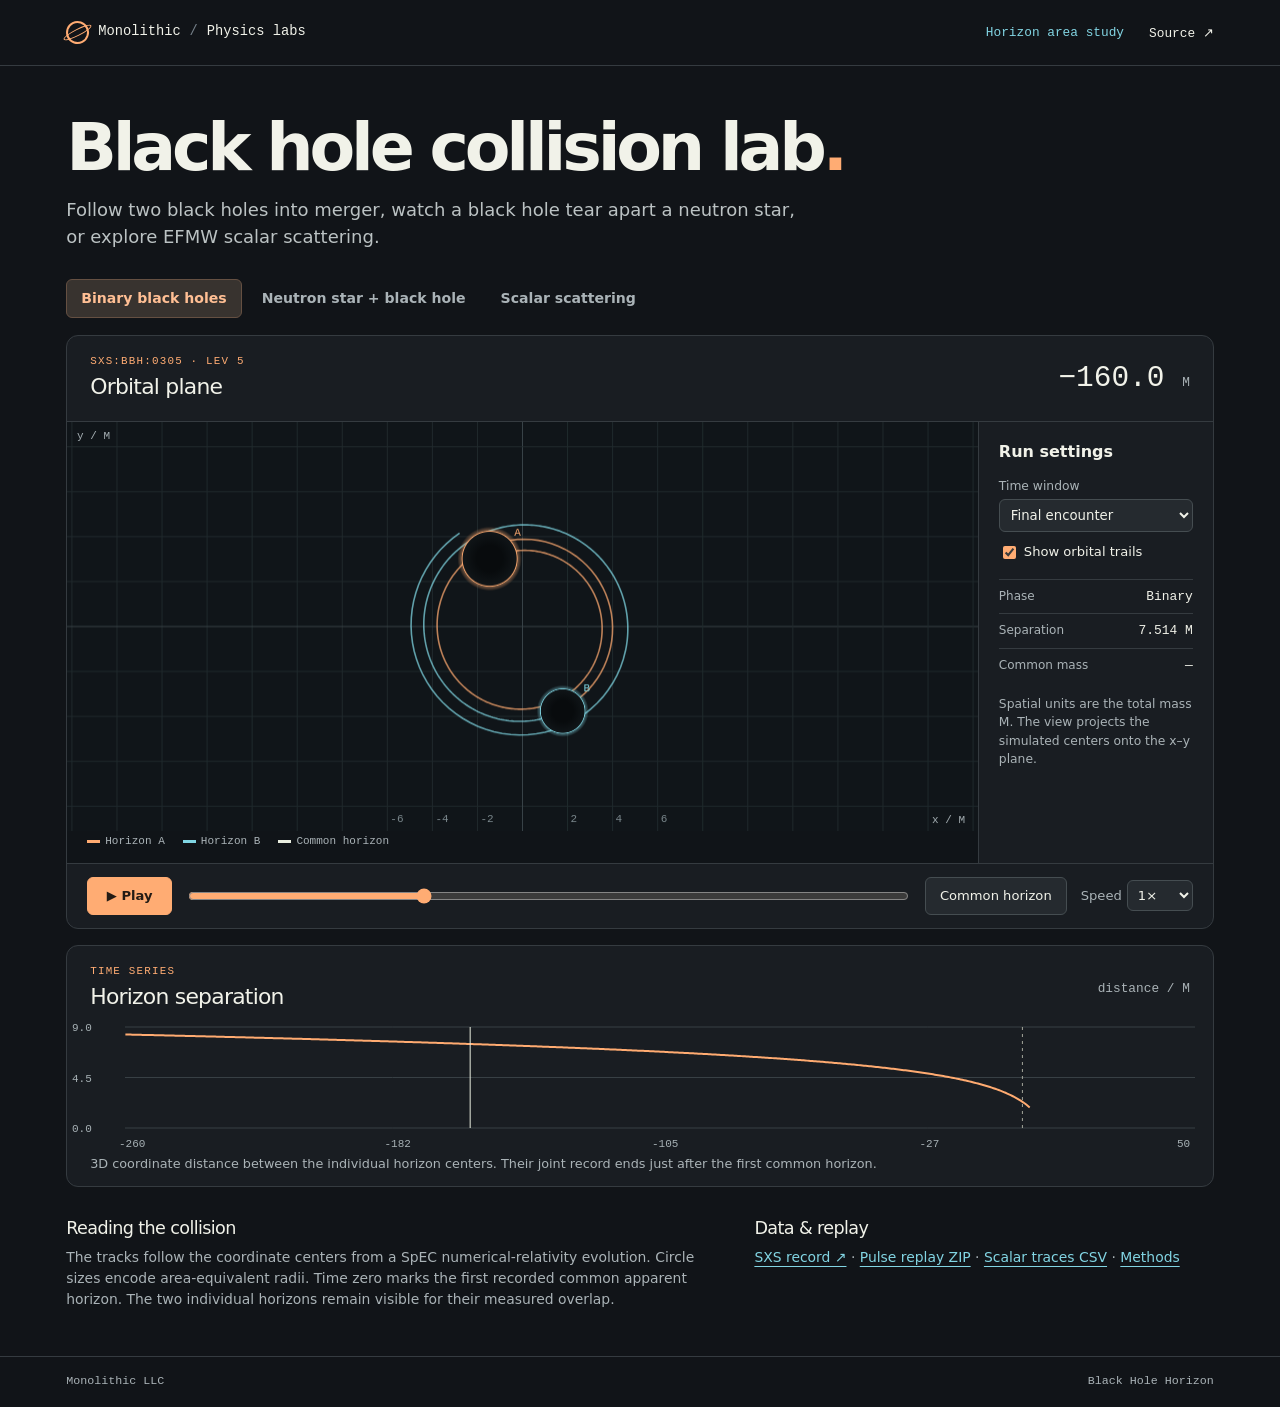
<file: collision/index.html>
<!doctype html>
<html lang="en"><head><meta charset="utf-8"><meta name="viewport" content="width=device-width, initial-scale=1">
<meta name="theme-color" content="#101318"><title>Black hole collision lab · Monolithic</title>
<link rel="stylesheet" href="lab.css"><script defer src="orbits.js"></script><script defer src="fields.js"></script><script defer src="bhns-data.js"></script><script defer src="bhns.js"></script><script defer src="lab.js"></script></head>
<body><header><div class="wrap mast"><a href="../index.html" class="brand"><span class="mark" aria-hidden="true"></span>Monolithic <span class="dim">/</span> Physics labs</a><nav aria-label="Other resources"><a href="../area.html">Horizon area study</a><a href="https://github.com/enuminous/Black-Hole-Horizon/tree/main/collision">Source ↗</a></nav></div></header>
<main class="wrap"><div class="intro"><h1>Black hole collision lab<span>.</span></h1><p>Follow two black holes into merger, watch a black hole tear apart a neutron star, or explore EFMW scalar scattering.</p></div>
<div class="switcher" role="group" aria-label="Simulation"><button id="orbTab" aria-pressed="true">Binary black holes</button><button id="nsTab" aria-pressed="false">Neutron star + black hole</button><button id="fieldTab" aria-pressed="false">Scalar scattering</button></div>
<section class="instrument" aria-labelledby="viewTitle"><div class="panehead"><div><p class="id" id="runid">SXS:BBH:0305 · LEV 5</p><h2 id="viewTitle">Orbital plane</h2></div><p class="clock"><span id="time">−160.0</span> <span id="timeUnit">M</span></p></div>
<div class="columns"><div class="viewport"><canvas id="scene" role="img" aria-label="Projected numerical horizon tracks"></canvas><div class="legend" id="legend"></div></div>
<aside><h3>Run settings</h3><div id="orbitControls"><label for="window">Time window</label><select id="window"><option value="end">Final encounter</option><option value="full">Full record</option></select><label class="check"><input type="checkbox" id="tails" checked>Show orbital trails</label></div>
<div id="nsControls" hidden><label for="nsScale">Field of view</label><select id="nsScale"><option value="60">120 km across</option><option value="35">70 km across</option></select><label class="check"><input type="checkbox" id="nsTrack" checked>Mark black hole position</label></div>
<div id="fieldControls" hidden><label for="arm">Initial field / source</label><select id="arm"><optgroup label="Magnetic source · scalar starts at zero"><option value="B1">Field +B</option><option value="Bminus">Field −B</option><option value="B2">Field 2B</option><option value="B0">Field off</option></optgroup><optgroup label="Initial scalar · magnetic source off"><option value="pulse1">Positive pulse</option><option value="pulseMinus">Negative pulse</option><option value="pulse0">Zero pulse</option></optgroup></select><label for="modeSel">Probe waveform</label><select id="modeSel"><option value="0">Monopole · ℓ = 0</option><option value="1">Quadrupole · ℓ = 2</option><option value="2">Hexadecapole · ℓ = 4</option></select></div>
<div class="readouts"><div><span id="keyA"></span><strong id="valueA"></strong></div><div><span id="keyB"></span><strong id="valueB"></strong></div><div><span id="keyC"></span><strong id="valueC"></strong></div></div><p id="context" class="context"></p></aside></div>
<div class="transport"><button id="play" class="primary" aria-label="Play simulation">▶ Play</button><input id="scrub" type="range" min="-260" max="50" step="0.1" value="-160" aria-label="Simulation time"><button id="jump">Common horizon</button><label class="speed">Speed <select id="speed" aria-label="Playback speed"><option value=".5">0.5×</option><option value="1" selected>1×</option><option value="2">2×</option><option value="4">4×</option></select></label></div>
</section><section class="signal"><div class="signal-head"><div><p class="id">TIME SERIES</p><h2 id="signalTitle">Horizon separation</h2></div><span id="signalUnit"></span></div><canvas id="chart" role="img" aria-label="Time series"></canvas><p id="caption"></p></section>
<section class="notes"><div><h2 id="noteTitle">Reading the collision</h2><p id="note"></p></div><div><h2>Data &amp; replay</h2><p><a id="method" href="https://doi.org/10.5281/zenodo.13182440">Simulation record ↗</a> · <a id="nsCSV" href="bhns-horizon-mass.csv" download hidden>Horizon mass CSV</a><span id="scalarFiles"><a href="BH-SCAT-001-Replay.zip" download>Pulse replay ZIP</a> · <a href="signals.csv" download>Scalar traces CSV</a></span> · <a href="https://github.com/enuminous/Black-Hole-Horizon/blob/main/collision/README.md">Methods</a></p></div></section>
<noscript><p>Enable JavaScript to use the simulator. The scalar traces and replay ZIP above can be downloaded directly.</p></noscript></main><footer><div class="wrap">Monolithic LLC <span>Black Hole Horizon</span></div></footer></body></html>
</file>
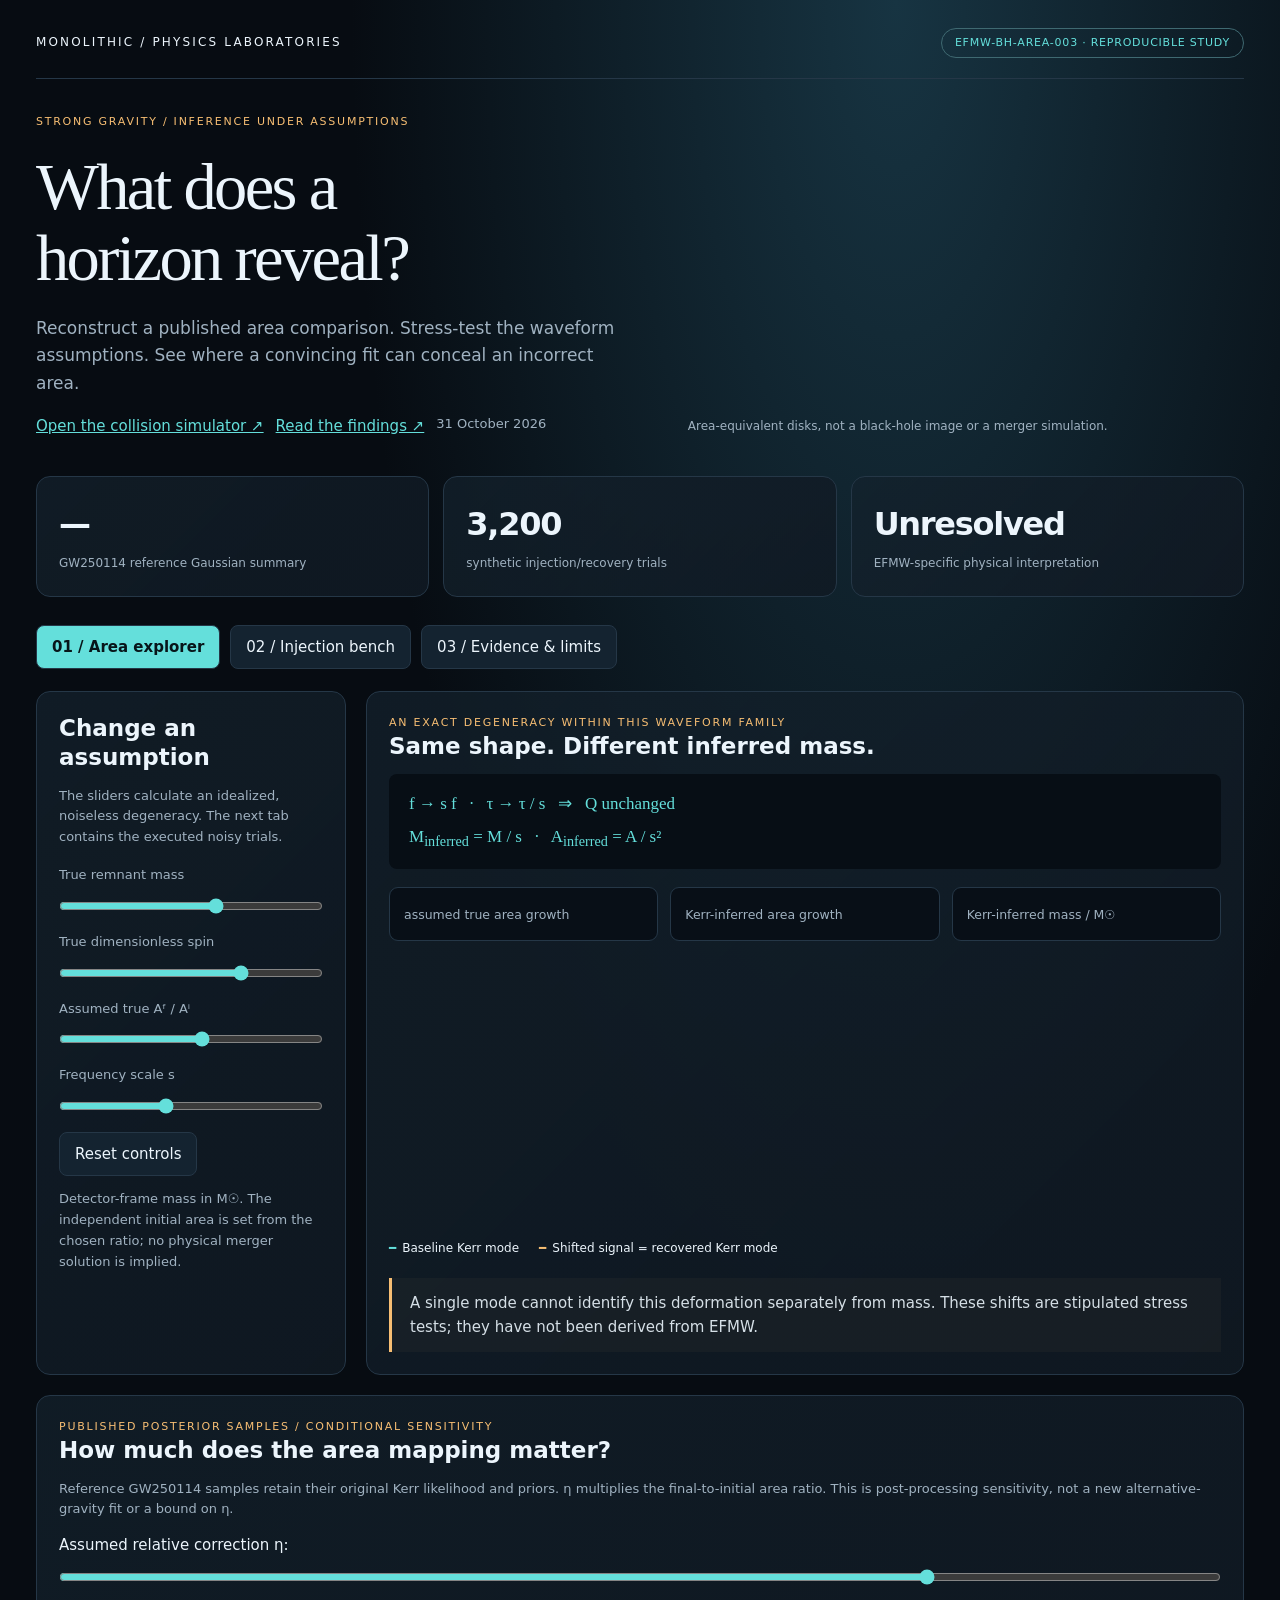
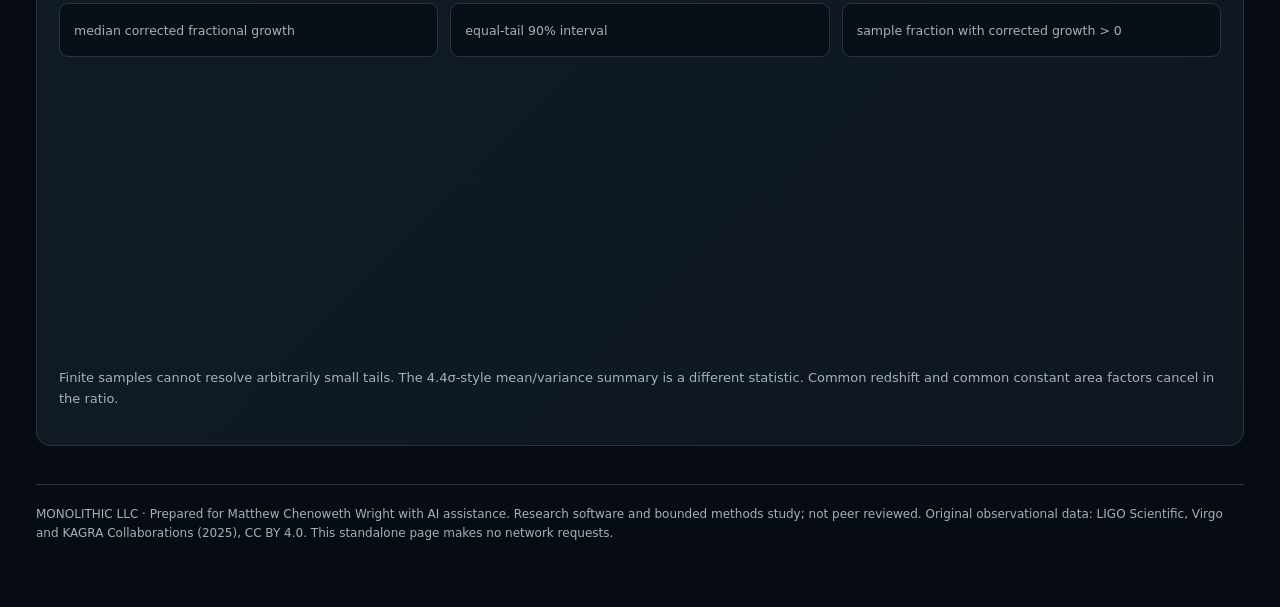
<file: lab.template.html>
<!doctype html>
<html lang="en"><head><meta charset="utf-8"><meta name="viewport" content="width=device-width,initial-scale=1"><title>Black Hole Horizon • Monolithic Research</title>
<style>
:root{color-scheme:dark;--bg:#070c12;--panel:#101923;--line:#253747;--muted:#a0b2c1;--ink:#ecf5fc;--cyan:#64dfdb;--amber:#f7be73;--red:#ff8894}*{box-sizing:border-box}body{margin:0;background:radial-gradient(ellipse at 70% 0,#173442 0,transparent 43%),var(--bg);color:var(--ink);font:15px/1.6 system-ui,sans-serif}main{max-width:1380px;margin:auto;padding:28px 36px 64px}a{color:var(--cyan)}header{display:flex;align-items:center;justify-content:space-between;gap:20px;border-bottom:1px solid var(--line);padding-bottom:20px}.brand{font-size:12px;letter-spacing:.18em}.pill{border:1px solid #3f6971;border-radius:30px;padding:5px 13px;font-size:11px;letter-spacing:.07em;color:var(--cyan)}h1{font:clamp(42px,5.2vw,76px)/1.06 Georgia,serif;letter-spacing:-.04em;margin:22px 0}h2{font-size:23px;line-height:1.25;margin:0 0 14px}h3{font-size:16px;margin:0 0 10px}.hero{display:grid;grid-template-columns:1.1fr 1fr;align-items:center;gap:40px;padding:34px 0 18px}.eyebrow{color:var(--amber);font-size:11px;letter-spacing:.16em;text-transform:uppercase}.hero p{max-width:600px;color:var(--muted);font-size:17px}.hero canvas{height:295px;width:100%}.caption{font-size:12px;color:var(--muted)}.stats{display:grid;grid-template-columns:repeat(3,1fr);gap:14px;margin:20px 0 28px}.stat,.card{background:linear-gradient(135deg,#13212cbb,#101923dd);border:1px solid var(--line);border-radius:14px;padding:22px}.stat strong{font-size:32px;display:block;letter-spacing:-.04em}.stat span{color:var(--muted);font-size:12px}.tabs{display:flex;gap:10px;flex-wrap:wrap;margin:28px 0 22px}button,select{font:inherit;border:1px solid var(--line);border-radius:8px;background:#142330;color:var(--ink);padding:9px 15px;cursor:pointer}button:hover,button:focus-visible,select:focus-visible{border-color:var(--cyan);outline:2px solid #64dfdb55}button[aria-selected=true]{color:#071519;background:var(--cyan);font-weight:700}.layout{display:grid;grid-template-columns:310px 1fr;gap:20px}.controls label{display:block;font-size:13px;color:var(--muted);margin-top:17px}.controls output{float:right;color:var(--ink);font-variant-numeric:tabular-nums}input[type=range]{display:block;width:100%;accent-color:var(--cyan);margin:12px 0 18px}.row{display:flex;gap:12px;flex-wrap:wrap}.metrics{display:grid;grid-template-columns:repeat(3,1fr);gap:12px;margin:18px 0}.metric{padding:14px;background:#080f17;border:1px solid var(--line);border-radius:9px}.metric b{font-size:23px;display:block}.metric small{color:var(--muted)}.plot{width:100%;height:280px;display:block}.notice{border-left:3px solid var(--amber);background:#f7be7309;padding:13px 18px;margin-top:20px;color:#d5dfe6}.formula{font:17px/1.9 Georgia,serif;color:var(--cyan);background:#070e15;padding:14px 20px;border-radius:8px;overflow:auto}.fine{color:var(--muted);font-size:13px}.grid2{display:grid;grid-template-columns:1fr 1fr;gap:20px}.tablewrap{overflow:auto}table{width:100%;border-collapse:collapse;font-size:13px}th,td{text-align:left;padding:12px 10px;border-bottom:1px solid var(--line);white-space:nowrap}th{color:var(--muted);font-weight:500}.good{color:var(--cyan)}.warn{color:var(--amber)}.bad{color:var(--red)}[hidden]{display:none!important}footer{margin-top:38px;border-top:1px solid var(--line);padding-top:20px;color:var(--muted);font-size:12px}details{border-bottom:1px solid var(--line);padding:15px 0}summary{cursor:pointer;font-weight:600}select{max-width:100%}.legend{display:flex;gap:20px;flex-wrap:wrap;font-size:12px}.legend span:before{content:'━';margin-right:6px;color:var(--cyan)}.legend span:nth-child(2):before{color:var(--amber)}.legend span:nth-child(3):before{color:#738392}@media(max-width:800px){main{padding:18px}.hero,.layout,.grid2{grid-template-columns:1fr}.hero{gap:0}.hero canvas{height:230px}.stats{gap:8px}.stat{padding:14px}.stat strong{font-size:26px}.metrics{grid-template-columns:1fr}header{align-items:flex-start}.pill{font-size:10px}h1{font-size:48px}}
</style></head><body><main>
<header><div class="brand">MONOLITHIC / PHYSICS LABORATORIES</div><span class="pill">EFMW-BH-AREA-003 · REPRODUCIBLE STUDY</span></header>
<section class="hero"><div><div class="eyebrow">Strong gravity / inference under assumptions</div><h1>What does a<br>horizon reveal?</h1><p>Reconstruct a published area comparison. Stress-test the waveform assumptions. See where a convincing fit can conceal an incorrect area.</p><div class="row"><a href="index.html">Open the collision simulator ↗</a><a href="FINDINGS.md">Read the findings ↗</a><span class="fine">31 October 2026</span></div></div><div><canvas id="horizons" aria-label="Schematic initial and final horizon-area disks"></canvas><div class="caption">Area-equivalent disks, not a black-hole image or a merger simulation.</div></div></section>
<div class="stats"><div class="stat"><strong id="zstat">—</strong><span>GW250114 reference Gaussian summary</span></div><div class="stat"><strong>3,200</strong><span>synthetic injection/recovery trials</span></div><div class="stat"><strong>Unresolved</strong><span>EFMW-specific physical interpretation</span></div></div>
<div class="tabs" role="tablist" aria-label="Laboratory views"><button role="tab" aria-controls="explorer" aria-selected="true" data-tab="explorer">01 / Area explorer</button><button role="tab" aria-controls="bench" aria-selected="false" data-tab="bench">02 / Injection bench</button><button role="tab" aria-controls="evidence" aria-selected="false" data-tab="evidence">03 / Evidence & limits</button></div>
<section id="explorer" role="tabpanel"><div class="layout"><aside class="card controls"><h2>Change an assumption</h2><p class="fine">The sliders calculate an idealized, noiseless degeneracy. The next tab contains the executed noisy trials.</p>
<label for="mass">True remnant mass <output id="massOut"></output></label><input id="mass" type="range" min="20" max="100" step="1" value="68">
<label for="spin">True dimensionless spin <output id="spinOut"></output></label><input id="spin" type="range" min=".05" max=".95" step=".01" value=".68">
<label for="ratio">Assumed true Aᶠ / Aⁱ <output id="ratioOut"></output></label><input id="ratio" type="range" min=".9" max="2" step=".01" value="1.5">
<label for="scale">Frequency scale s <output id="scaleOut"></output></label><input id="scale" type="range" min=".8" max="1.3" step=".01" value="1">
<button id="reset">Reset controls</button><p class="fine">Detector-frame mass in M☉. The independent initial area is set from the chosen ratio; no physical merger solution is implied.</p></aside>
<div class="card"><div class="eyebrow">An exact degeneracy within this waveform family</div><h2>Same shape. Different inferred mass.</h2><div class="formula">f → s f &nbsp; · &nbsp; τ → τ / s &nbsp; ⇒ &nbsp; Q unchanged<br>M<sub>inferred</sub> = M / s &nbsp; · &nbsp; A<sub>inferred</sub> = A / s²</div><div class="metrics"><div class="metric"><b id="trueGrowth"></b><small>assumed true area growth</small></div><div class="metric"><b id="inferredGrowth"></b><small>Kerr-inferred area growth</small></div><div class="metric"><b id="inferredMass"></b><small>Kerr-inferred mass / M☉</small></div></div><canvas id="wave" class="plot" aria-label="Baseline and shifted ringdown waveforms"></canvas><div class="legend"><span>Baseline Kerr mode</span><span>Shifted signal = recovered Kerr mode</span></div><p id="modeReadout" class="fine"></p><div class="notice">A single mode cannot identify this deformation separately from mass. These shifts are stipulated stress tests; they have not been derived from EFMW.</div></div></div>
<div class="card" style="margin-top:20px"><div class="eyebrow">Published posterior samples / conditional sensitivity</div><h2>How much does the area mapping matter?</h2><p class="fine">Reference GW250114 samples retain their original Kerr likelihood and priors. η multiplies the final-to-initial area ratio. This is post-processing sensitivity, not a new alternative-gravity fit or a bound on η.</p><label for="eta">Assumed relative correction η: <output id="etaOut"></output></label><input id="eta" type="range" min=".4" max="1.2" step=".005" value="1"><div class="metrics"><div class="metric"><b id="obsMedian"></b><small>median corrected fractional growth</small></div><div class="metric"><b id="obsInterval"></b><small>equal-tail 90% interval</small></div><div class="metric"><b id="obsPositive"></b><small>sample fraction with corrected growth &gt; 0</small></div></div><canvas id="posterior" class="plot" aria-label="Conditional cumulative probability for corrected area growth"></canvas><p class="fine">Finite samples cannot resolve arbitrarily small tails. The 4.4σ-style mean/variance summary is a different statistic. Common redshift and common constant area factors cancel in the ratio.</p></div></section>
<section id="bench" role="tabpanel" hidden><div class="card"><div class="eyebrow">Executed results / seed 20261031</div><h2>Injection–recovery bench</h2><p class="fine">200 noise realizations per case; ideal unit Gaussian white noise; initial fundamental SNR 30. Overtone cuts keep the injected amplitude fixed and lose SNR at later starts. Intervals are local Gaussian approximations, not Bayesian credible intervals.</p><label for="caseSelect">Inspect case </label><select id="caseSelect"></select><div class="metrics" id="caseMetrics"></div><canvas id="trialWave" class="plot" aria-label="Recorded first trial, injected waveform and recovered fit"></canvas><div class="legend"><span>Injected signal</span><span>Recovered waveform</span><span>Noisy observation</span></div><p id="caseNote" class="fine"></p><div class="row"><button id="downloadResults">Download findings JSON</button><button id="downloadTrial">Download displayed waveform CSV</button></div></div><div class="card" style="margin-top:20px"><h2>All cases, including failures</h2><div class="tablewrap"><table><thead><tr><th>Case</th><th>Valid / 200</th><th>Median inferred R</th><th>90% coverage</th><th>Significant decrease</th><th>Retained SNR</th></tr></thead><tbody id="casesTable"></tbody></table></div><p class="fine">Coverage and decrease rates use valid fits only. Invalid fits remain in the count and raw CSV; conditioning on validity can bias late-time summaries. Significant decrease means the upper endpoint of the approximate 90% interval lies below zero.</p></div></section>
<section id="evidence" role="tabpanel" hidden><div class="grid2"><div class="card"><div class="eyebrow">Observation</div><h2>What was reproduced</h2><p>The released GW250114 premerger and ringdown area products are compared independently. The analysis excludes the merger and retains the collaboration's Kerr assumptions.</p><p id="obsSummary"></p><a href="https://doi.org/10.5281/zenodo.16877102">LVK data release ↗</a><details><summary>Scope of the reproduction</summary><p>No fresh strain likelihood, detector calibration fit, waveform sampling, or astrophysical parameter estimation was performed. These are computations on released posterior products. Full-signal merger predictions are not treated as an independent area-law test.</p></details></div><div class="card"><div class="eyebrow">EFMW hypothesis</div><h2>Area is not always entropy</h2><div class="formula">S<sub>Wald</sub> = (1 / 4G) ∫<sub>H</sub> F(φ) dA<br>F = 1 − 2 U<sub>R</sub> / M<sub>Pl</sub>²</div><p class="fine">In the scalar-only, curvature-linear restriction of candidate C1, for stationary horizons in ℏ=c=kB=1 units. If F differs between initial and final horizons, an area comparison alone is insufficient to compare entropy.</p><p>A black-hole solution, perturbation spectrum, excitation model and source-to-detector map remain necessary before these tests constrain EFMW parameters. Formal consistency does not supply that missing physics.</p></div></div><div class="card" style="margin-top:20px"><h2>Audit trail</h2><div id="gates"></div><p><a href="PROTOCOL.md">Frozen protocol</a> · <a href="FINDINGS.md">Full findings</a> · <a href="results/injection_trials.csv">All injection trials</a> · <a href="sources/data-manifest.json">Data hashes</a> · <a href="https://github.com/enuminous/Black-Hole-Horizon">Source repository</a></p><p class="fine">Numerical reproduction and robustness results are demonstrated within their stated scope. Novel gravity, a violation of Hawking's law, and physical validation of EFMW are not established.</p></div></section>
<footer>MONOLITHIC LLC · Prepared for Matthew Chenoweth Wright with AI assistance. Research software and bounded methods study; not peer reviewed. Original observational data: LIGO Scientific, Virgo and KAGRA Collaborations (2025), CC BY 4.0. This standalone page makes no network requests.</footer>
</main>
<script id="physics-core">
const TSUN=4.9254909476412675e-6,RSUN=TSUN*299792.458;
function area(m,s){if(m<=0||Math.abs(s)>1)throw Error('Invalid Kerr domain');return 8*Math.PI*(m*RSUN)**2*(1+Math.sqrt(1-s*s));}
function qnm(m,s){let f=(1.5251-1.1568*(1-s)**.1292)/(2*Math.PI*m*TSUN),q=.7+1.4187*(1-s)**(-.499);return [f,q/(Math.PI*f)];}
if(typeof module!=='undefined')module.exports={area,qnm};
</script>
<script id="study-data" type="application/json">__STUDY_DATA__</script>
<script>
const DATA=JSON.parse(document.getElementById('study-data').textContent),$=id=>document.getElementById(id);
const pct=x=>(100*x).toFixed(1)+'%',num=(x,n=2)=>Number(x).toFixed(n);
function setupCanvas(id){let c=$(id),r=c.getBoundingClientRect(),d=devicePixelRatio||1;c.width=Math.round(r.width*d);c.height=Math.round(r.height*d);let g=c.getContext('2d');g.scale(d,d);return [g,r.width,r.height];}
function lines(id,series,xlabel,ylabel){let[g,w,h]=setupCanvas(id),pad={l:58,r:18,t:18,b:40},xs=series.flatMap(s=>s.x),ys=series.flatMap(s=>s.y);let xmin=Math.min(...xs),xmax=Math.max(...xs),ymin=Math.min(...ys),ymax=Math.max(...ys);if(ymin===ymax)ymax=ymin+1;let ym=(ymax-ymin)*.08;ymin-=ym;ymax+=ym;let X=x=>pad.l+(x-xmin)/(xmax-xmin)*(w-pad.l-pad.r),Y=y=>h-pad.b-(y-ymin)/(ymax-ymin)*(h-pad.b-pad.t);g.font='11px system-ui';g.textAlign='right';for(let i=0;i<=4;i++){let y=ymin+i*(ymax-ymin)/4;g.strokeStyle='#253747';g.beginPath();g.moveTo(pad.l,Y(y));g.lineTo(w-pad.r,Y(y));g.stroke();g.fillStyle='#a0b2c1';g.fillText(y.toFixed(2),pad.l-8,Y(y)+4);}for(let i=0;i<=4;i++){let x=xmin+i*(xmax-xmin)/4;g.textAlign='center';g.fillText(x.toFixed(1),X(x),h-pad.b+20);}for(let s of series){g.strokeStyle=s.color;g.lineWidth=s.width||1.8;g.beginPath();s.x.forEach((x,i)=>i?g.lineTo(X(x),Y(s.y[i])):g.moveTo(X(x),Y(s.y[i])));g.stroke();}g.fillStyle='#a0b2c1';g.textAlign='center';g.fillText(xlabel,w/2,h-4);g.save();g.translate(12,h/2);g.rotate(-Math.PI/2);g.fillText(ylabel,0,0);g.restore();}
function drawHorizons(r){let[g,w,h]=setupCanvas('horizons');let scale=Math.min(w/6.4,h/3.8),items=[{x:w*.19,y:h*.46,r:scale/Math.sqrt(2),c:'#64dfdb',name:'A₁'},{x:w*.4,y:h*.46,r:scale/Math.sqrt(2),c:'#64dfdb',name:'A₂'},{x:w*.77,y:h*.46,r:scale*Math.sqrt(r),c:'#f7be73',name:'Aᶠ (inferred)'}];for(let o of items){let glow=g.createRadialGradient(o.x,o.y,o.r*.7,o.x,o.y,o.r*1.5);glow.addColorStop(0,'#00000000');glow.addColorStop(.45,o.c+'44');glow.addColorStop(1,'#00000000');g.fillStyle=glow;g.beginPath();g.arc(o.x,o.y,o.r*1.5,0,Math.PI*2);g.fill();g.fillStyle='#030609';g.strokeStyle=o.c;g.lineWidth=1.6;g.beginPath();g.arc(o.x,o.y,o.r,0,Math.PI*2);g.fill();g.stroke();g.fillStyle='#bdceda';g.font='12px system-ui';g.textAlign='center';g.fillText(o.name,o.x,h*.89);}g.fillText('→',w*.55,h*.47);}
function update(){let m=+$('mass').value,s=+$('spin').value,r=+$('ratio').value,k=+$('scale').value;for(let id of ['mass','spin','ratio','scale'])$(id+'Out').textContent=num(+$(id).value,id==='mass'?0:2);$('trueGrowth').textContent=pct(r-1);$('inferredGrowth').textContent=pct(r/k**2-1);$('inferredGrowth').className=r/k**2<1?'bad':'good';$('inferredMass').textContent=num(m/k);let[f,tau]=qnm(m,s),t=Array.from({length:400},(_,i)=>i*.08/399),wave=(ff,tt)=>t.map(x=>Math.exp(-x/tt)*Math.cos(2*Math.PI*ff*x));lines('wave',[{x:t.map(x=>x*1000),y:wave(f,tau),color:'#64dfdb'},{x:t.map(x=>x*1000),y:wave(f*k,tau/k),color:'#f7be73'}],'Time after onset / ms','Normalized strain');$('modeReadout').textContent=`Shifted frequency ${num(f*k,1)} Hz · damping time ${num(tau/k*1000)} ms · fixed quality factor ${num(Math.PI*f*tau)} · inferred area ${num(area(m/k,s)/1000,1)} × 10³ km²`;drawHorizons(r/k**2);updatePosterior();}
function updatePosterior(){let eta=+$('eta').value,o=DATA.observational,qs=o.ratio_quantiles;let value=p=>qs[Math.round(p*(qs.length-1))];$('etaOut').textContent=num(eta,3);$('obsMedian').textContent=pct(eta*value(.5)-1);$('obsInterval').textContent=`[${pct(eta*value(.05)-1)}, ${pct(eta*value(.95)-1)}]`;let i=qs.findIndex(q=>eta*q>1),p=i<0?0:1-i/(qs.length-1);$('obsPositive').textContent=p>=.999?'≥99.9% (grid)':p<=.001?'≤0.1% (grid)':pct(p);lines('posterior',[{x:qs.map(q=>eta*q-1),y:qs.map((_,i)=>i/(qs.length-1)),color:'#64dfdb'},{x:[0,0],y:[0,1],color:'#f7be73'}],'Corrected fractional growth η Af/Ai − 1','Cumulative fraction');}
function showCase(){let idx=+$('caseSelect').value,c=DATA.synthetic.cases[idx],ex=DATA.examples[idx];$('caseMetrics').innerHTML=`<div class="metric"><b>${c.valid} / ${c.trials}</b><small>valid fits (${c.invalid} excluded)</small></div><div class="metric"><b>${pct(c.coverage.fraction)}</b><small>coverage of assumed true ratio</small></div><div class="metric"><b>${pct(c.significant_decrease.fraction)}</b><small>significant inferred decreases</small></div>`;lines('trialWave',[{x:ex.time_ms,y:ex.observed,color:'#607481',width:1},{x:ex.time_ms,y:ex.injected,color:'#64dfdb'},{x:ex.time_ms,y:ex.recovered,color:'#f7be73'}],'Time after analysis start / ms','Whitened strain');$('caseNote').textContent=`Recorded trial 0, not selected for appearance. Assumed true R=${num(c.true_ratio)}; median inferred R=${num(c.median_inferred_ratio,3)}; retained SNR=${num(c.retained_snr,1)}. Coverage Wilson 95% interval [${c.coverage.wilson95.map(x=>pct(x)).join(', ')}].`}
function download(name,text,type){let url=URL.createObjectURL(new Blob([text],{type})),a=document.createElement('a');a.href=url;a.download=name;a.click();setTimeout(()=>URL.revokeObjectURL(url),1000);}
document.querySelectorAll('[data-tab]').forEach(b=>b.onclick=()=>{document.querySelectorAll('[data-tab]').forEach(x=>x.setAttribute('aria-selected',String(x===b)));for(let id of ['explorer','bench','evidence'])$(id).hidden=id!==b.dataset.tab;if(b.dataset.tab==='explorer')update();if(b.dataset.tab==='bench')showCase();});
for(let id of ['mass','spin','ratio','scale'])$(id).oninput=update;$('eta').oninput=updatePosterior;$('reset').onclick=()=>{for(let[id,v]of Object.entries({mass:68,spin:.68,ratio:1.5,scale:1,eta:1}))$(id).value=v;update();};
$('zstat').textContent=num(DATA.observational.reference.z,2)+'σ';$('caseSelect').innerHTML=DATA.synthetic.cases.map((c,i)=>`<option value="${i}">${c.case}</option>`).join('');$('caseSelect').onchange=showCase;
$('casesTable').innerHTML=DATA.synthetic.cases.map(c=>`<tr><td>${c.case}</td><td>${c.valid} / ${c.trials}</td><td>${num(c.median_inferred_ratio,3)}</td><td>${pct(c.coverage.fraction)}</td><td>${c.significant_decrease.count} / ${c.valid}</td><td>${num(c.retained_snr,1)}</td></tr>`).join('');
$('obsSummary').textContent=`Reference area ratio median ${num(DATA.observational.reference.ratio_median,3)}; ${DATA.observational.reference.pre_samples} premerger samples and ${DATA.observational.reference.post_samples} pooled ringdown samples. Reference mean/variance statistic ${num(DATA.observational.reference.z,3)}σ.`;
$('gates').innerHTML=DATA.gates.map(g=>`<p><span class="${g.status==='PASS'?'good':g.status==='FAIL'?'bad':'warn'}">${g.status}</span> — ${g.name}: ${g.detail}</p>`).join('');
$('downloadResults').onclick=()=>download('EFMW-BH-AREA-003-results.json',JSON.stringify({observational:DATA.observational,synthetic:DATA.synthetic,gates:DATA.gates},null,2),'application/json');
$('downloadTrial').onclick=()=>{let ex=DATA.examples[+$('caseSelect').value];download(ex.case+'.csv','time_ms,injected,observed,recovered\n'+ex.time_ms.map((t,i)=>[t,ex.injected[i],ex.observed[i],ex.recovered[i]].join(',')).join('\n'),'text/csv');};window.addEventListener('resize',()=>{if(!$('explorer').hidden)update();if(!$('bench').hidden)showCase();});update();
</script></body></html>
</file>
<file: collision/lab.css>
:root{color-scheme:dark;--bg:#111418;--panel:#191d22;--line:#353b40;--muted:#aab3b7;--paper:#f1f2e9;--amber:#ffac73;--blue:#82d5e3}
*{box-sizing:border-box}body{margin:0;background:var(--bg);color:var(--paper);font-family:"Inter",system-ui,sans-serif;font-size:15px;line-height:1.5}.wrap{max-width:1250px;margin:auto;padding:0 clamp(16px,4vw,58px)}header,footer{border-bottom:1px solid var(--line)}a{color:var(--paper);text-underline-offset:4px}a:hover{color:var(--amber)}.mast,footer .wrap{display:flex;align-items:center;justify-content:space-between;min-height:65px}.mast a{text-decoration:none}.mast>a:last-child,.brand,.clock,.id,.readouts strong,.signal-head>span,.legend,footer{font-family:"IBM Plex Mono",ui-monospace,monospace}.brand{display:flex;align-items:center;gap:.65em;font-size:.86rem}.dim{color:#76818a}.mark{width:23px;height:23px;border:2px solid var(--amber);border-radius:50%;position:relative;transform:rotate(-27deg)}.mark:after{position:absolute;content:"";inset:6px -6px;border:1px solid var(--amber);border-radius:50%}.mast>a:last-child{font-size:.8rem}.intro{margin:47px 0 29px}.intro h1{font-size:clamp(34px,5.2vw,70px);line-height:1.03;letter-spacing:-.063em;margin:0 0 14px;font-weight:620}.intro h1 span{color:var(--amber)}.intro p{max-width:750px;color:#bbc2c3;margin:0;font-size:clamp(15px,1.45vw,18px)}button,select,input{font:inherit}button,select{background:#252a2f;border:1px solid #454d51;color:var(--paper);border-radius:6px;padding:8px 14px;cursor:pointer}button:hover,select:hover{border-color:#818b8f}button:focus-visible,input:focus-visible,select:focus-visible,a:focus-visible{outline:2px solid var(--blue);outline-offset:3px}.switcher{display:flex;margin:0 0 17px;gap:5px}.switcher button{font-size:.88rem;font-weight:600;background:transparent;color:var(--muted);border-color:transparent}.switcher button[aria-pressed=true]{background:#38332f;color:#ffbf94;border-color:#655042}.instrument,.signal{background:var(--panel);border:1px solid var(--line);border-radius:12px;overflow:hidden}.panehead,.signal-head{display:flex;align-items:center;justify-content:space-between;padding:17px 23px;border-bottom:1px solid var(--line)}.id{font-size:.68rem;letter-spacing:.11em;color:var(--amber);margin:0 0 2px}.panehead h2,.signal-head h2,.notes h2{margin:0;font-weight:540;letter-spacing:-.035em;font-size:1.37rem}.clock{font-size:clamp(20px,2.3vw,30px);margin:0;font-variant-numeric:tabular-nums}.clock span:last-child,.signal-head>span{color:var(--muted);font-size:.8rem}.columns{display:grid;grid-template-columns:minmax(0,1fr) 235px}.viewport{background:#101418;min-width:0}.viewport canvas{width:100%;height:clamp(300px,32vw,415px);display:block}.legend{display:flex;flex-wrap:wrap;gap:4px 18px;padding:2px 20px 13px;font-size:.69rem;color:var(--muted);min-height:27px}.legend b{display:inline-block;width:13px;height:3px;margin-right:5px;vertical-align:middle}aside{border-left:1px solid var(--line);padding:18px 20px}aside h3{margin:0 0 13px;font-size:1rem;font-weight:580}label:not(.check):not(.speed){display:block;color:var(--muted);font-size:.77rem;margin:9px 0 4px}aside select{width:100%;font-size:.83rem;padding:7px}.check{display:flex;align-items:center;gap:5px;font-size:.82rem;margin:10px 0}input{accent-color:var(--amber)}.readouts{margin-top:17px}.readouts div{padding:7px 0;display:flex;align-items:baseline;justify-content:space-between;gap:5px;border-top:1px solid var(--line)}.readouts span,.context,.notes p,#caption{color:var(--muted)}.readouts span{font-size:.75rem}.readouts strong{font-size:.81rem;font-weight:500}.context{font-size:.77rem;line-height:1.5}.transport{display:flex;align-items:center;gap:14px;padding:13px 20px;border-top:1px solid var(--line);font-size:.82rem}.primary{background:var(--amber);color:#231b15;border-color:var(--amber);font-weight:700;min-width:85px}.transport input{flex:1;min-width:55px}.speed{display:flex;align-items:center;gap:5px;color:var(--muted)}.speed select{padding:6px}.signal{margin-top:16px}.signal-head{border:0;padding-bottom:3px}.signal canvas{display:block;width:100%;height:135px}#caption{font-size:.8rem;margin:2px 23px 13px}.notes{display:grid;grid-template-columns:1.4fr 1fr;gap:45px;margin:28px 0 40px}.notes h2{font-size:1.1rem}.notes p{font-size:.87rem;margin:6px 0}.notes a{color:var(--blue)}footer{border-top:1px solid var(--line);border-bottom:0;color:var(--muted);font-size:.73rem}footer .wrap{min-height:50px}[hidden]{display:none!important}
@media(max-width:750px){.columns{grid-template-columns:1fr}aside{border-left:0;border-top:1px solid var(--line);padding:12px 16px;display:grid;grid-template-columns:minmax(0,1fr) minmax(0,1fr);gap:3px 15px}aside h3{grid-column:1/-1;margin:0}.readouts{margin:0}.context{grid-column:1/-1;margin:4px 0}.intro{margin-top:29px}.transport{flex-wrap:wrap;gap:8px;padding:11px}.speed{margin-left:auto}.notes{grid-template-columns:1fr;gap:15px}.panehead,.signal-head{padding-left:16px;padding-right:16px}.viewport canvas{height:300px}}
@media(max-width:450px){.transport input{min-width:calc(100% - 102px)}.clock{font-size:21px}.speed{font-size:.77rem}.intro h1{font-size:37px}.viewport canvas{height:265px}.legend{font-size:.62rem}.mast{min-height:53px}}

.mast nav{display:flex;gap:clamp(10px,2vw,25px);align-items:center;font: .8rem ui-monospace,monospace}.mast nav a:first-child{color:var(--blue)}
@media(max-width:450px){.mast .brand{font-size:.73rem;gap:.4em}.mast nav{font-size:.69rem;gap:9px}}

.switcher{flex-wrap:wrap}.density-key{align-items:center;display:flex;gap:8px}.density-key i{display:inline-block;height:7px;width:95px;border-radius:2px;background:linear-gradient(90deg,#000004,#420a68,#932667,#dd513a,#fca50a,#fcffa4)}.density-key small{font:inherit}.legend .density-key{flex-wrap:wrap}
@media(max-width:530px){.switcher{gap:2px}.switcher button{padding:7px 8px;font-size:.78rem}}
</file>
